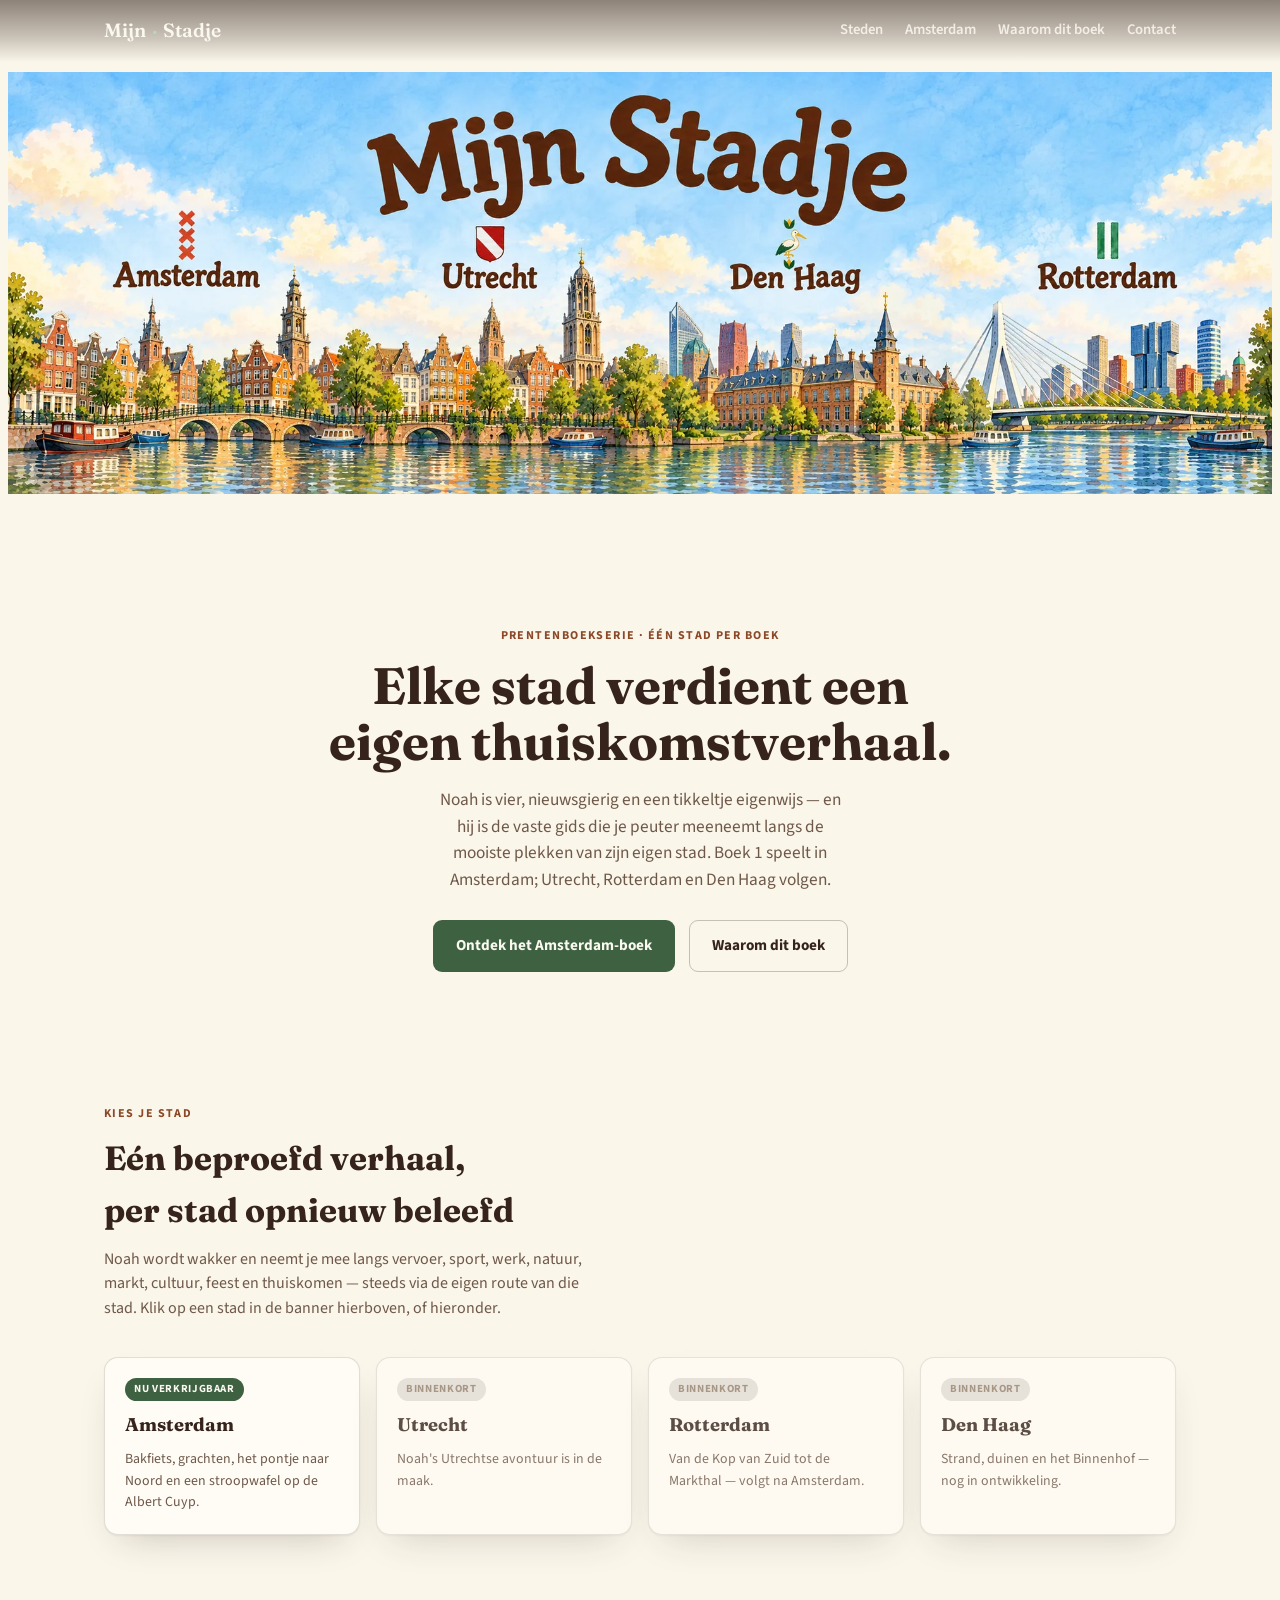
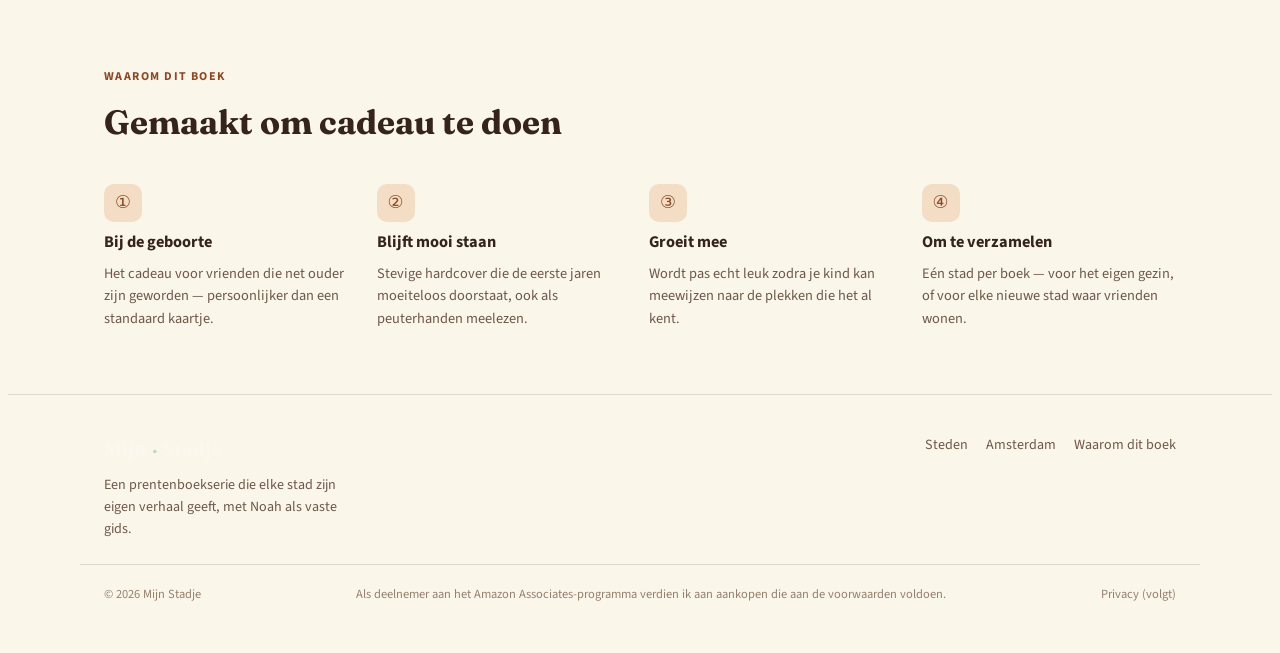
<file: index.html>
<!doctype html>
<html lang="nl">
<head>
<meta charset="utf-8">
<meta name="viewport" content="width=device-width, initial-scale=1">
<title>Mijn Stadje</title>
<link rel="stylesheet" href="assets/style.css">


</head>
<body>
<header class="site">
  <div class="wrap nav-inner">
    <a class="wordmark" href="#top">Mijn<span class="dot">·</span>Stadje</a>
    <nav class="links">
      <a href="#steden">Steden</a>
      <a href="amsterdam.html">Amsterdam</a>
      <a href="#waarom">Waarom dit boek</a>
      <a href="#contact">Contact</a>
    </nav>
  </div>
</header>

<main id="top">
  <section class="masthead">
    <div class="masthead-wrap">
      <img src="assets/masthead-cities.webp" alt="Illustratie van de skylines van Amsterdam, Utrecht, Den Haag en Rotterdam naast elkaar aan het water, met de titel 'Mijn Stadje' erboven en de ooievaar bij Den Haag">
      <a class="masthead-link" style="left:6.45%; top:29.0%; width:11.97%; height:19.34%;" href="amsterdam.html"><span>Naar het Amsterdam-boek</span></a>
      <a class="masthead-link" style="left:31.31%; top:29.7%; width:8.29%; height:18.65%;" href="utrecht.html"><span>Naar het Utrecht-boek (in ontwikkeling)</span></a>
      <a class="masthead-link" style="left:52.71%; top:27.62%; width:8.98%; height:20.72%;" href="denhaag.html"><span>Naar het Den Haag-boek (in ontwikkeling)</span></a>
      <a class="masthead-link" style="left:73.67%; top:29.7%; width:11.05%; height:18.65%;" href="rotterdam.html"><span>Naar het Rotterdam-boek (in ontwikkeling)</span></a>
    </div>
  </section>

  <section class="hero">
    <div class="wrap">
      <span class="eyebrow">Prentenboekserie · één stad per boek</span>
      <h1>Elke stad verdient een eigen thuiskomstverhaal.</h1>
      <p class="lede">Noah is vier, nieuwsgierig en een tikkeltje eigenwijs — en hij is de vaste gids die je peuter meeneemt langs de mooiste plekken van zijn eigen stad. Boek 1 speelt in Amsterdam; Utrecht, Rotterdam en Den Haag volgen.</p>
      <div class="cta-row">
        <a class="btn btn-primary" href="amsterdam.html">Ontdek het Amsterdam-boek</a>
        <a class="btn btn-ghost" href="#waarom">Waarom dit boek</a>
      </div>
    </div>
  </section>

  <section id="steden">
    <div class="wrap">
      <div class="section-head">
        <span class="eyebrow">Kies je stad</span>
        <h2>Eén beproefd verhaal, per stad opnieuw beleefd</h2>
        <p class="lede">Noah wordt wakker en neemt je mee langs vervoer, sport, werk, natuur, markt, cultuur, feest en thuiskomen — steeds via de eigen route van die stad. Klik op een stad in de banner hierboven, of hieronder.</p>
      </div>
      <div class="cities">
        <a class="city-card live" href="amsterdam.html">
          <span class="badge">Nu verkrijgbaar</span>
          <h3>Amsterdam</h3>
          <p>Bakfiets, grachten, het pontje naar Noord en een stroopwafel op de Albert Cuyp.</p>
        </a>
        <a class="city-card soon" href="utrecht.html">
          <span class="badge">Binnenkort</span>
          <h3>Utrecht</h3>
          <p>Noah's Utrechtse avontuur is in de maak.</p>
        </a>
        <a class="city-card soon" href="rotterdam.html">
          <span class="badge">Binnenkort</span>
          <h3>Rotterdam</h3>
          <p>Van de Kop van Zuid tot de Markthal — volgt na Amsterdam.</p>
        </a>
        <a class="city-card soon" href="denhaag.html">
          <span class="badge">Binnenkort</span>
          <h3>Den Haag</h3>
          <p>Strand, duinen en het Binnenhof — nog in ontwikkeling.</p>
        </a>
      </div>
    </div>
  </section>

  <section id="waarom">
    <div class="wrap">
      <div class="section-head">
        <span class="eyebrow">Waarom dit boek</span>
        <h2>Gemaakt om cadeau te doen</h2>
      </div>
      <div class="features">
        <div class="feature">
          <div class="icon">①</div>
          <h3>Bij de geboorte</h3>
          <p>Het cadeau voor vrienden die net ouder zijn geworden — persoonlijker dan een standaard kaartje.</p>
        </div>
        <div class="feature">
          <div class="icon">②</div>
          <h3>Blijft mooi staan</h3>
          <p>Stevige hardcover die de eerste jaren moeiteloos doorstaat, ook als peuterhanden meelezen.</p>
        </div>
        <div class="feature">
          <div class="icon">③</div>
          <h3>Groeit mee</h3>
          <p>Wordt pas echt leuk zodra je kind kan meewijzen naar de plekken die het al kent.</p>
        </div>
        <div class="feature">
          <div class="icon">④</div>
          <h3>Om te verzamelen</h3>
          <p>Eén stad per boek — voor het eigen gezin, of voor elke nieuwe stad waar vrienden wonen.</p>
        </div>
      </div>
    </div>
  </section>
</main>

<footer id="contact">
  <div class="wrap">
    <div>
      <a class="wordmark" href="#top">Mijn<span class="dot">·</span>Stadje</a>
      <p class="brand-blurb" style="margin-top:10px;">Een prentenboekserie die elke stad zijn eigen verhaal geeft, met Noah als vaste gids.</p>
    </div>
    <nav>
      <a href="#steden">Steden</a>
      <a href="amsterdam.html">Amsterdam</a>
      <a href="#waarom">Waarom dit boek</a>
    </nav>
  </div>
  <div class="wrap legal">
    <span>© 2026 Mijn Stadje</span>
    <span>Als deelnemer aan het Amazon Associates-programma verdien ik aan aankopen die aan de voorwaarden voldoen.</span>
    <span>Privacy (volgt)</span>
  </div>
</footer>

</body>
</html>
</file>
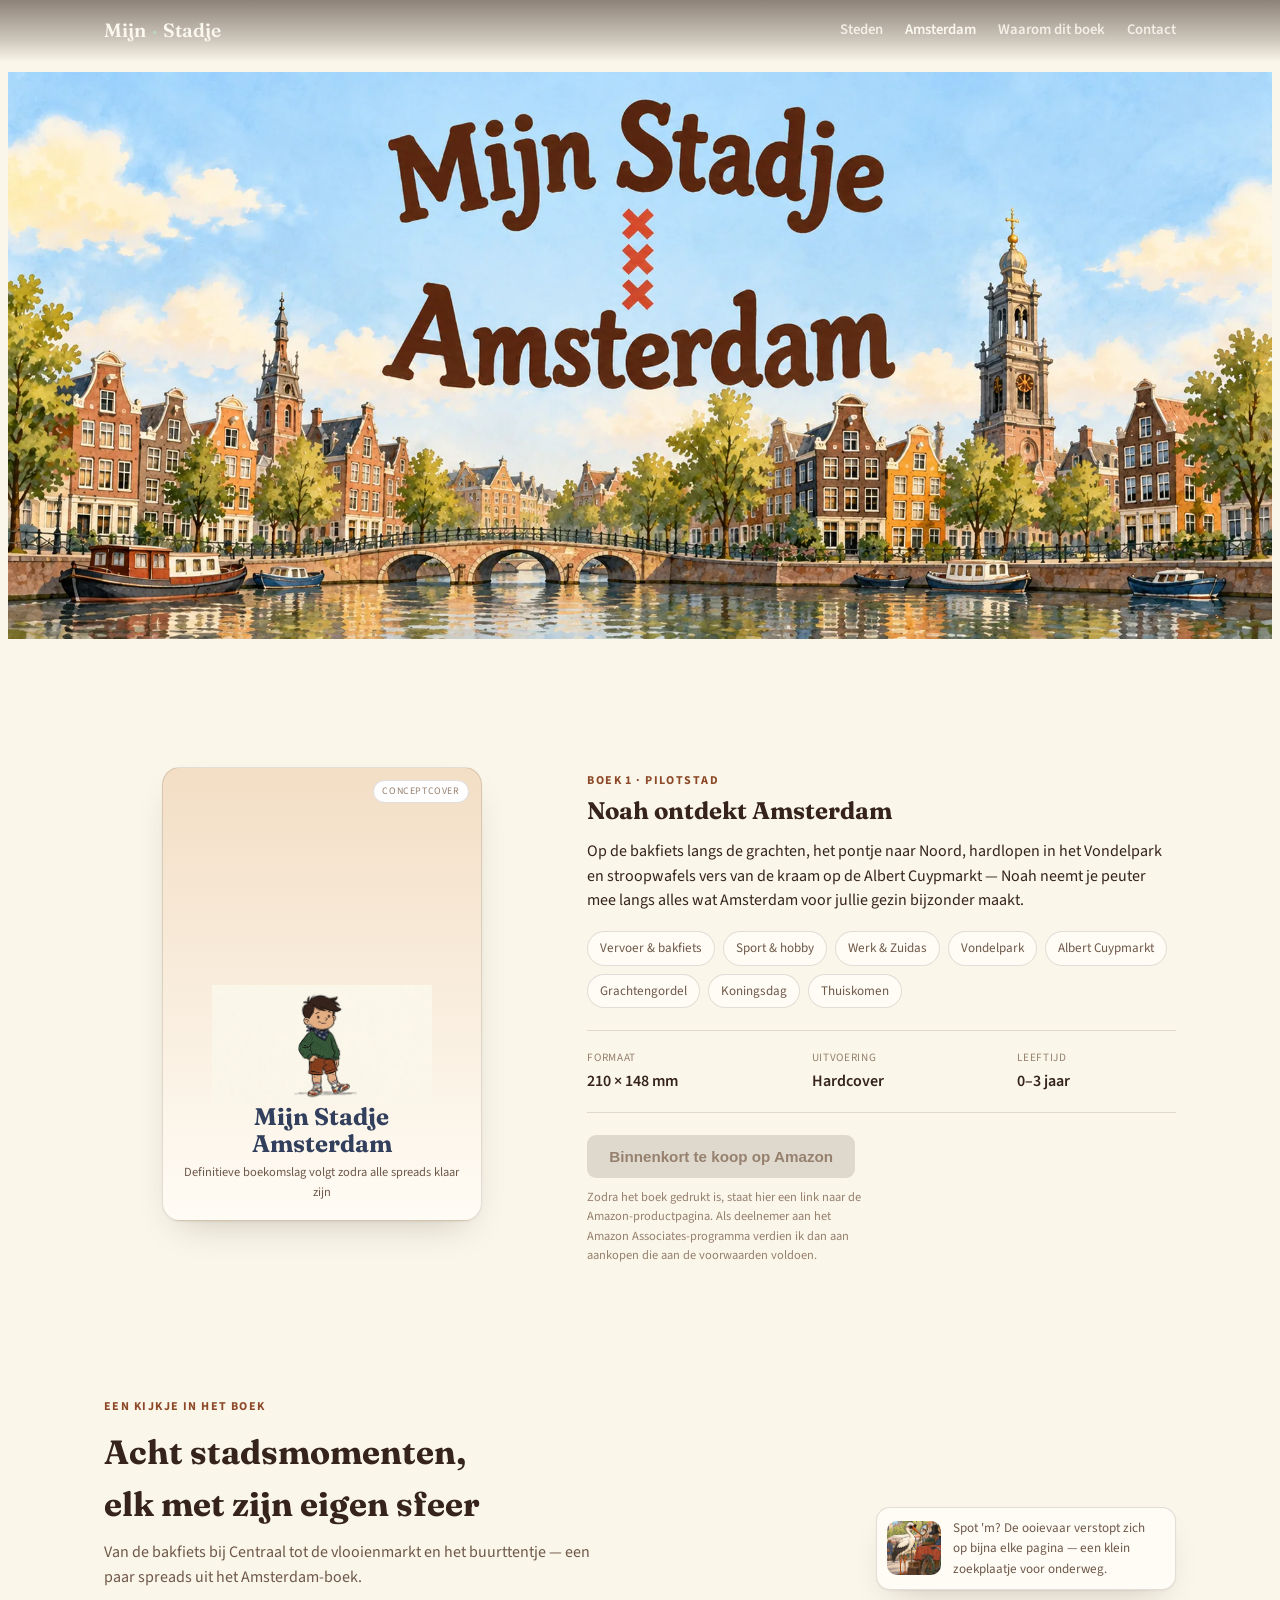
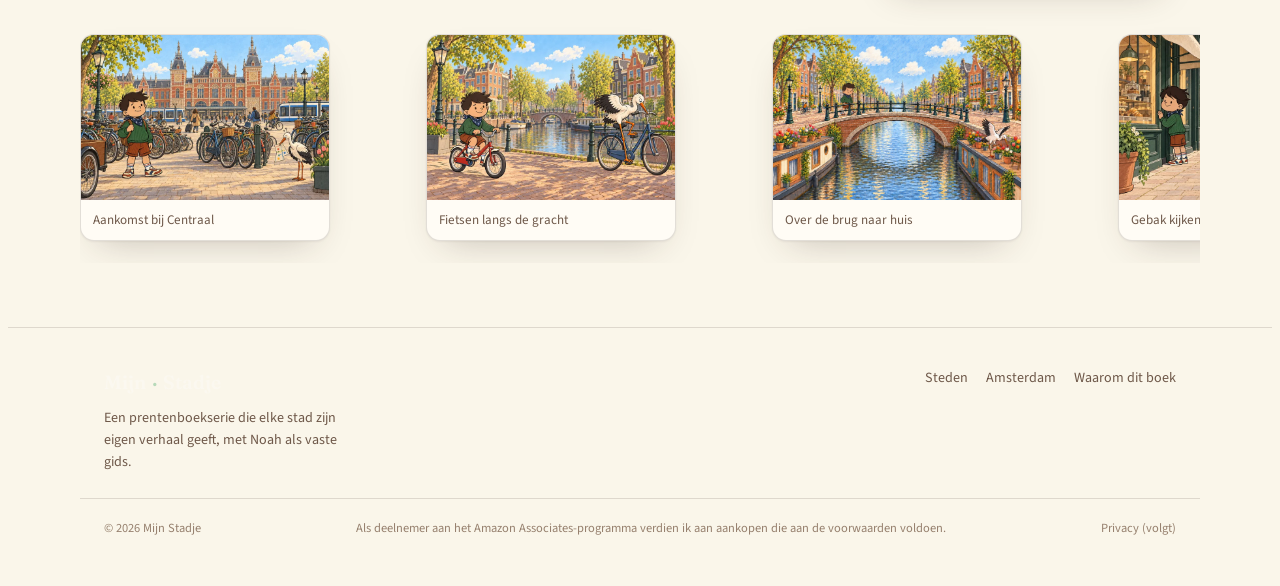
<file: amsterdam.html>
<!doctype html>
<html lang="nl">
<head>
<meta charset="utf-8">
<meta name="viewport" content="width=device-width, initial-scale=1">
<title>Amsterdam · Mijn Stadje</title>
<link rel="stylesheet" href="assets/style.css">


</head>
<body>
<header class="site">
  <div class="wrap nav-inner">
    <a class="wordmark" href="index.html">Mijn<span class="dot">·</span>Stadje</a>
    <nav class="links">
      <a href="index.html#steden">Steden</a>
      <a href="amsterdam.html" class="current">Amsterdam</a>
      <a href="index.html#waarom">Waarom dit boek</a>
      <a href="index.html#contact">Contact</a>
    </nav>
  </div>
</header>

<main>
  <section class="city-masthead">
    <img src="assets/title-amsterdam.webp" alt="Titelillustratie 'Mijn Stadje Amsterdam' boven een tekening van de Amsterdamse grachtengordel met de Munttoren">
  </section>

  <section class="showcase" id="amsterdam">
    <div class="wrap">
      <div class="cover">
        <span class="concept-tag">Conceptcover</span>
        <img src="assets/noah-hero.webp" alt="Noah op de conceptcover van het Amsterdam-boek">
        <p class="cover-title">Mijn Stadje<br>Amsterdam</p>
        <p class="cover-sub">Definitieve boekomslag volgt zodra alle spreads klaar zijn</p>
      </div>
      <div class="details">
        <span class="eyebrow">Boek 1 · Pilotstad</span>
        <h2>Noah ontdekt Amsterdam</h2>
        <p class="lede" style="margin-top:10px;">Op de bakfiets langs de grachten, het pontje naar Noord, hardlopen in het Vondelpark en stroopwafels vers van de kraam op de Albert Cuypmarkt — Noah neemt je peuter mee langs alles wat Amsterdam voor jullie gezin bijzonder maakt.</p>
        <ul class="beats">
          <li>Vervoer &amp; bakfiets</li>
          <li>Sport &amp; hobby</li>
          <li>Werk &amp; Zuidas</li>
          <li>Vondelpark</li>
          <li>Albert Cuypmarkt</li>
          <li>Grachtengordel</li>
          <li>Koningsdag</li>
          <li>Thuiskomen</li>
        </ul>
        <div class="facts">
          <div><div class="f-label">Formaat</div><div class="f-value">210 × 148 mm</div></div>
          <div><div class="f-label">Uitvoering</div><div class="f-value">Hardcover</div></div>
          <div><div class="f-label">Leeftijd</div><div class="f-value">0–3 jaar</div></div>
        </div>
        <button class="btn-disabled" disabled>Binnenkort te koop op Amazon</button>
        <p class="fineprint">Zodra het boek gedrukt is, staat hier een link naar de Amazon-productpagina. Als deelnemer aan het Amazon Associates-programma verdien ik dan aan aankopen die aan de voorwaarden voldoen.</p>
      </div>
    </div>
  </section>

  <section id="kijkje">
    <div class="wrap">
      <div class="section-head-row">
        <div class="section-head" style="margin-bottom:0;">
          <span class="eyebrow">Een kijkje in het boek</span>
          <h2>Acht stadsmomenten, elk met zijn eigen sfeer</h2>
          <p class="lede">Van de bakfiets bij Centraal tot de vlooienmarkt en het buurttentje — een paar spreads uit het Amsterdam-boek.</p>
        </div>
        <div class="stork-tip">
          <img src="assets/stork-mascot.webp" alt="De ooievaar uit Mijn Stadje, met een zonnebril op de vlooienmarkt">
          <p>Spot 'm? De ooievaar verstopt zich op bijna elke pagina — een klein zoekplaatje voor onderweg.</p>
        </div>
      </div>
      <div class="spreads">
        <figure>
          <img src="assets/gallery-centraal.webp" alt="Noah en de ooievaar tussen de geparkeerde fietsen bij Amsterdam Centraal">
          <figcaption>Aankomst bij Centraal</figcaption>
        </figure>
        <figure>
          <img src="assets/gallery-bike.webp" alt="Noah fietst langs de gracht, de ooievaar op een fiets ernaast">
          <figcaption>Fietsen langs de gracht</figcaption>
        </figure>
        <figure>
          <img src="assets/hero-bridge.webp" alt="Noah steekt een Amsterdamse gracht over via een stenen brug, met woonboten, tulpen en een overvliegende ooievaar">
          <figcaption>Over de brug naar huis</figcaption>
        </figure>
        <figure>
          <img src="assets/gallery-cafe.webp" alt="Noah kijkt naar gebak in een etalage, de ooievaar leest de krant op het terras">
          <figcaption>Gebak kijken bij het buurttentje</figcaption>
        </figure>
        <figure>
          <img src="assets/gallery-fleamarket.webp" alt="Noah bekijkt platen op de vlooienmarkt, de ooievaar past hoeden">
          <figcaption>Grasduinen op de vlooienmarkt</figcaption>
        </figure>
        <figure>
          <img src="assets/gallery-chinatown.webp" alt="Noah loopt door een straat met lampionnen, de ooievaar eet onderweg iets lekkers">
          <figcaption>Dim sum happen onderweg</figcaption>
        </figure>
        <figure>
          <img src="assets/gallery-bedroom.webp" alt="Noah wordt wakker terwijl de ooievaar met een baby over de gracht vliegt">
          <figcaption>Thuiskomen</figcaption>
        </figure>
      </div>
    </div>
  </section>
</main>

<footer id="contact">
  <div class="wrap">
    <div>
      <a class="wordmark" href="index.html">Mijn<span class="dot">·</span>Stadje</a>
      <p class="brand-blurb" style="margin-top:10px;">Een prentenboekserie die elke stad zijn eigen verhaal geeft, met Noah als vaste gids.</p>
    </div>
    <nav>
      <a href="index.html#steden">Steden</a>
      <a href="amsterdam.html">Amsterdam</a>
      <a href="index.html#waarom">Waarom dit boek</a>
    </nav>
  </div>
  <div class="wrap legal">
    <span>© 2026 Mijn Stadje</span>
    <span>Als deelnemer aan het Amazon Associates-programma verdien ik aan aankopen die aan de voorwaarden voldoen.</span>
    <span>Privacy (volgt)</span>
  </div>
</footer>

</body>
</html>
</file>
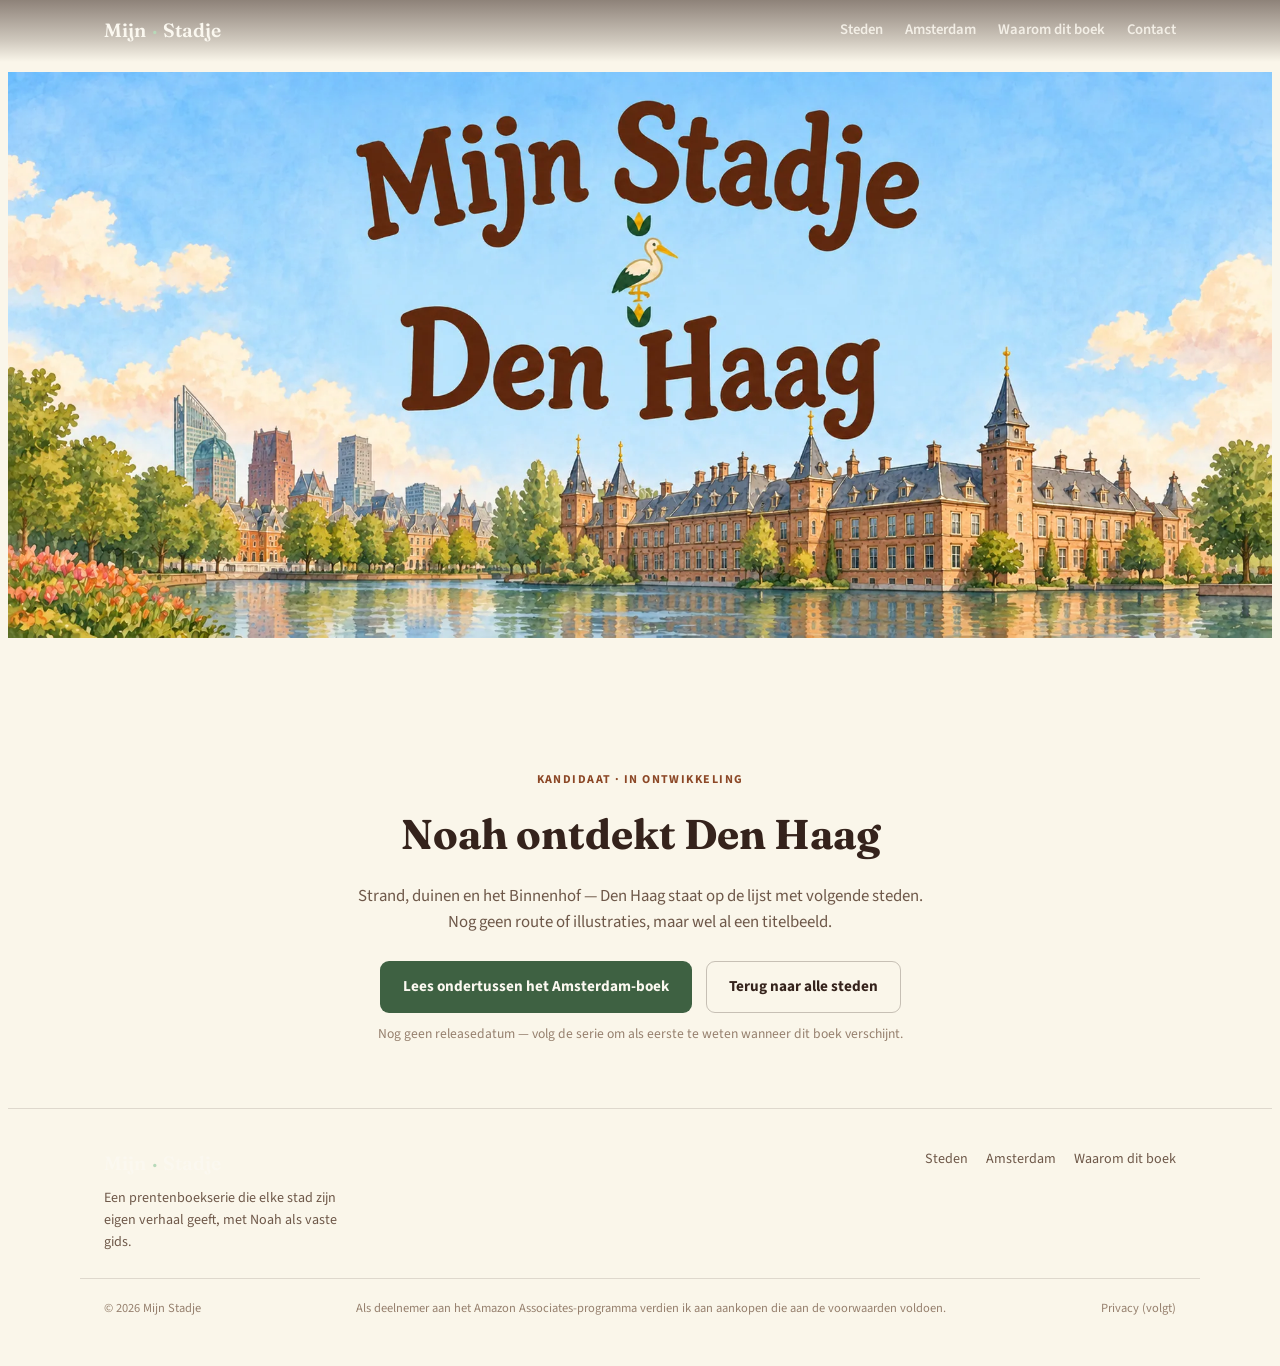
<file: denhaag.html>
<!doctype html>
<html lang="nl">
<head>
<meta charset="utf-8">
<meta name="viewport" content="width=device-width, initial-scale=1">
<title>Den Haag · Mijn Stadje</title>
<link rel="stylesheet" href="assets/style.css">


</head>
<body>
<header class="site">
  <div class="wrap nav-inner">
    <a class="wordmark" href="index.html">Mijn<span class="dot">·</span>Stadje</a>
    <nav class="links">
      <a href="index.html#steden">Steden</a>
      <a href="amsterdam.html">Amsterdam</a>
      <a href="index.html#waarom">Waarom dit boek</a>
      <a href="index.html#contact">Contact</a>
    </nav>
  </div>
</header>

<main>
  <section class="city-masthead">
    <img src="assets/title-denhaag.webp" alt="Titelillustratie 'Mijn Stadje Den Haag' boven een tekening van het Binnenhof aan het water">
  </section>

  <section>
    <div class="wrap soon-panel">
      <span class="eyebrow">Kandidaat · In ontwikkeling</span>
      <h1>Noah ontdekt Den Haag</h1>
      <p class="lede">Strand, duinen en het Binnenhof — Den Haag staat op de lijst met volgende steden. Nog geen route of illustraties, maar wel al een titelbeeld.</p>
      <div class="cta-row">
        <a class="btn btn-primary" href="amsterdam.html">Lees ondertussen het Amsterdam-boek</a>
        <a class="btn btn-ghost" href="index.html#steden">Terug naar alle steden</a>
      </div>
      <p class="soon-note">Nog geen releasedatum — volg de serie om als eerste te weten wanneer dit boek verschijnt.</p>
    </div>
  </section>
</main>

<footer id="contact">
  <div class="wrap">
    <div>
      <a class="wordmark" href="index.html">Mijn<span class="dot">·</span>Stadje</a>
      <p class="brand-blurb" style="margin-top:10px;">Een prentenboekserie die elke stad zijn eigen verhaal geeft, met Noah als vaste gids.</p>
    </div>
    <nav>
      <a href="index.html#steden">Steden</a>
      <a href="amsterdam.html">Amsterdam</a>
      <a href="index.html#waarom">Waarom dit boek</a>
    </nav>
  </div>
  <div class="wrap legal">
    <span>© 2026 Mijn Stadje</span>
    <span>Als deelnemer aan het Amazon Associates-programma verdien ik aan aankopen die aan de voorwaarden voldoen.</span>
    <span>Privacy (volgt)</span>
  </div>
</footer>

</body>
</html>
</file>
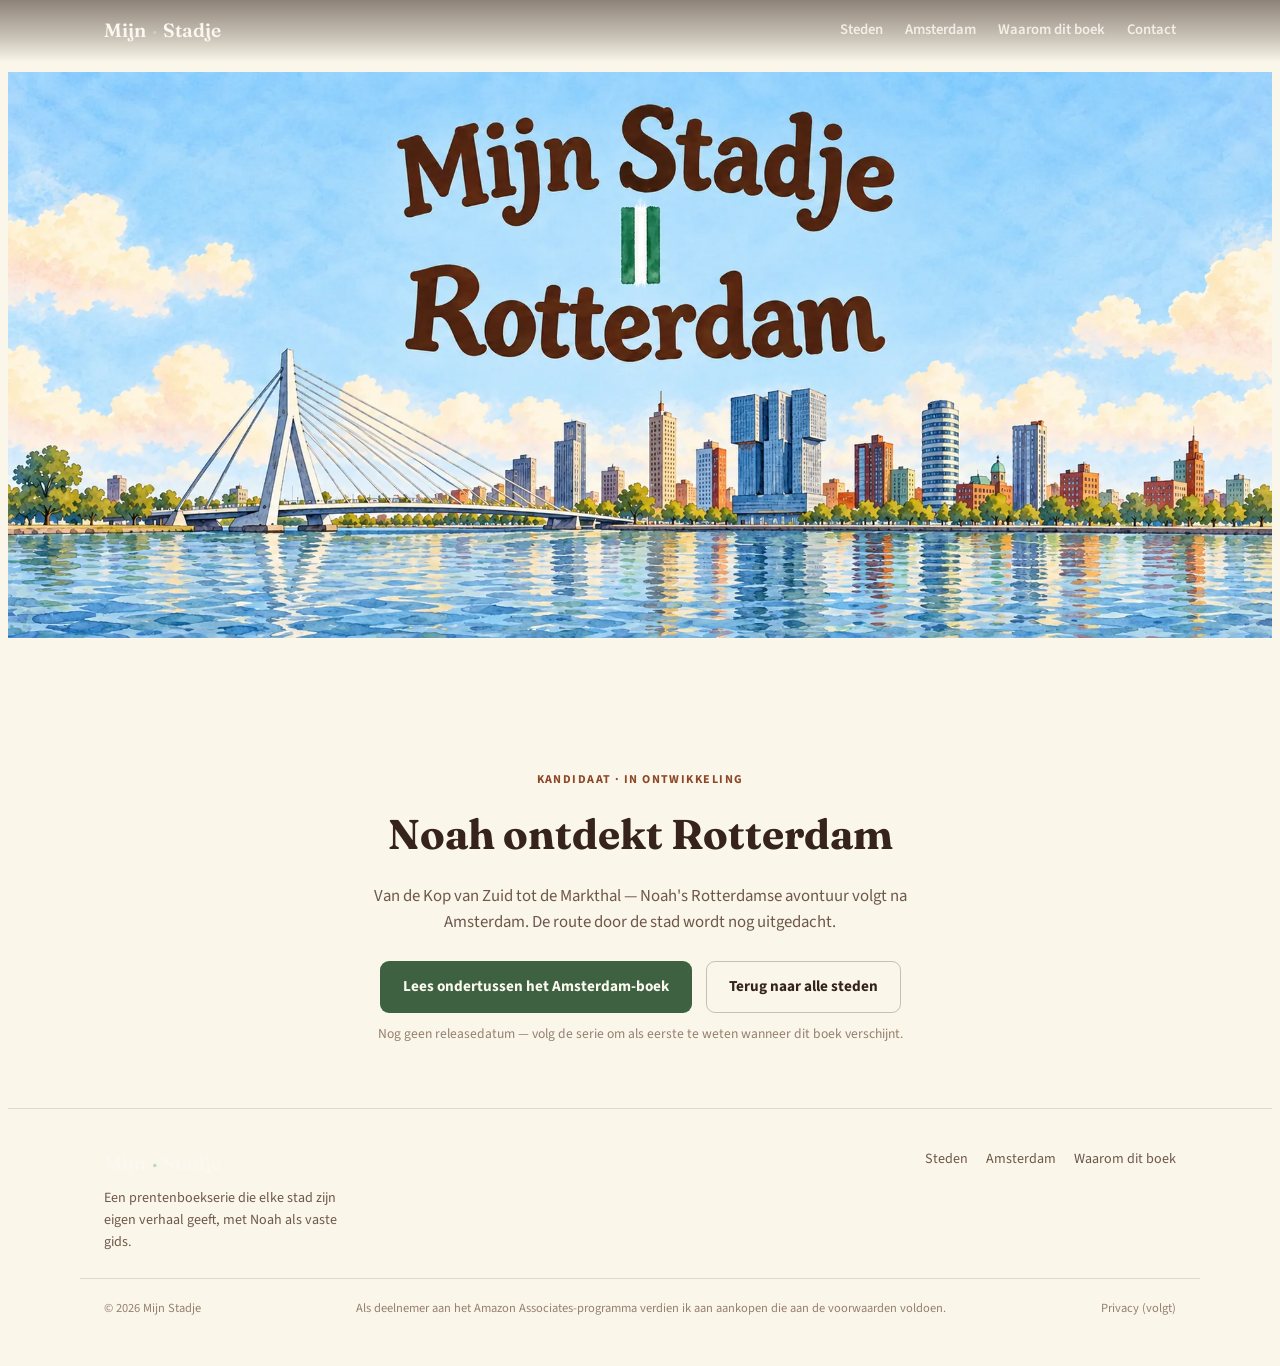
<file: rotterdam.html>
<!doctype html>
<html lang="nl">
<head>
<meta charset="utf-8">
<meta name="viewport" content="width=device-width, initial-scale=1">
<title>Rotterdam · Mijn Stadje</title>
<link rel="stylesheet" href="assets/style.css">


</head>
<body>
<header class="site">
  <div class="wrap nav-inner">
    <a class="wordmark" href="index.html">Mijn<span class="dot">·</span>Stadje</a>
    <nav class="links">
      <a href="index.html#steden">Steden</a>
      <a href="amsterdam.html">Amsterdam</a>
      <a href="index.html#waarom">Waarom dit boek</a>
      <a href="index.html#contact">Contact</a>
    </nav>
  </div>
</header>

<main>
  <section class="city-masthead">
    <img src="assets/title-rotterdam.webp" alt="Titelillustratie 'Mijn Stadje Rotterdam' boven een tekening van de Erasmusbrug en de Rotterdamse skyline">
  </section>

  <section>
    <div class="wrap soon-panel">
      <span class="eyebrow">Kandidaat · In ontwikkeling</span>
      <h1>Noah ontdekt Rotterdam</h1>
      <p class="lede">Van de Kop van Zuid tot de Markthal — Noah's Rotterdamse avontuur volgt na Amsterdam. De route door de stad wordt nog uitgedacht.</p>
      <div class="cta-row">
        <a class="btn btn-primary" href="amsterdam.html">Lees ondertussen het Amsterdam-boek</a>
        <a class="btn btn-ghost" href="index.html#steden">Terug naar alle steden</a>
      </div>
      <p class="soon-note">Nog geen releasedatum — volg de serie om als eerste te weten wanneer dit boek verschijnt.</p>
    </div>
  </section>
</main>

<footer id="contact">
  <div class="wrap">
    <div>
      <a class="wordmark" href="index.html">Mijn<span class="dot">·</span>Stadje</a>
      <p class="brand-blurb" style="margin-top:10px;">Een prentenboekserie die elke stad zijn eigen verhaal geeft, met Noah als vaste gids.</p>
    </div>
    <nav>
      <a href="index.html#steden">Steden</a>
      <a href="amsterdam.html">Amsterdam</a>
      <a href="index.html#waarom">Waarom dit boek</a>
    </nav>
  </div>
  <div class="wrap legal">
    <span>© 2026 Mijn Stadje</span>
    <span>Als deelnemer aan het Amazon Associates-programma verdien ik aan aankopen die aan de voorwaarden voldoen.</span>
    <span>Privacy (volgt)</span>
  </div>
</footer>

</body>
</html>
</file>
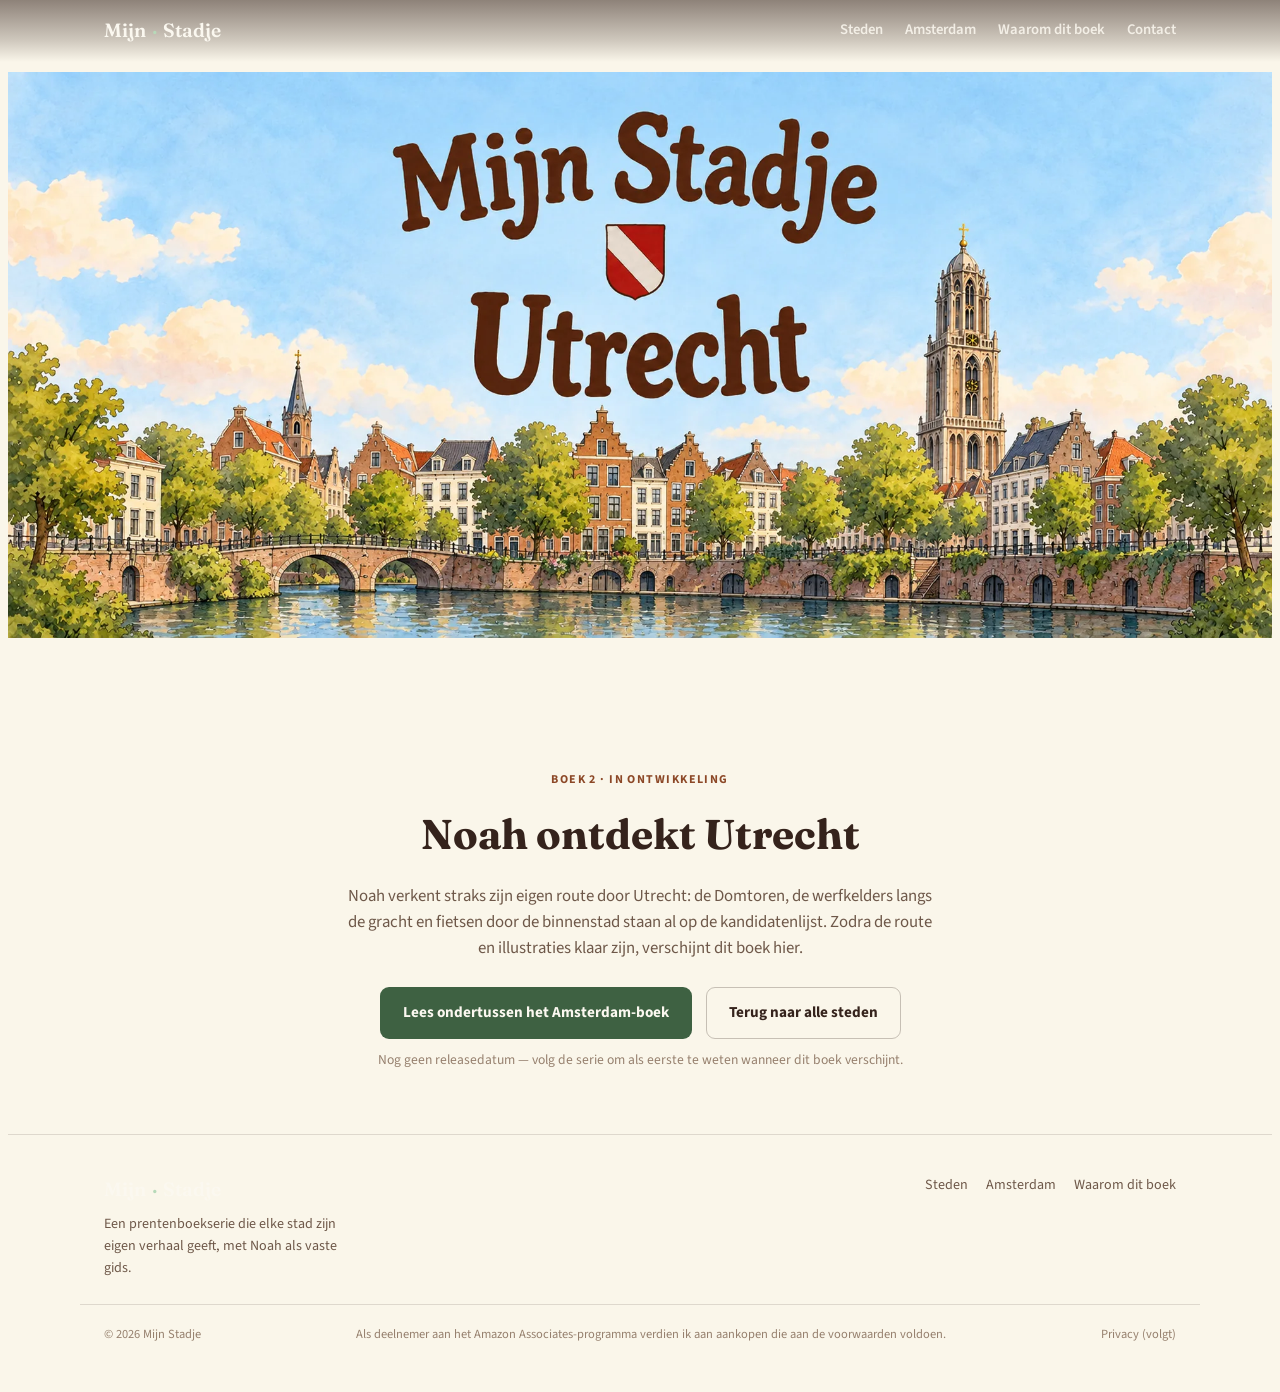
<file: utrecht.html>
<!doctype html>
<html lang="nl">
<head>
<meta charset="utf-8">
<meta name="viewport" content="width=device-width, initial-scale=1">
<title>Utrecht · Mijn Stadje</title>
<link rel="stylesheet" href="assets/style.css">


</head>
<body>
<header class="site">
  <div class="wrap nav-inner">
    <a class="wordmark" href="index.html">Mijn<span class="dot">·</span>Stadje</a>
    <nav class="links">
      <a href="index.html#steden">Steden</a>
      <a href="amsterdam.html">Amsterdam</a>
      <a href="index.html#waarom">Waarom dit boek</a>
      <a href="index.html#contact">Contact</a>
    </nav>
  </div>
</header>

<main>
  <section class="city-masthead">
    <img src="assets/title-utrecht.webp" alt="Titelillustratie 'Mijn Stadje Utrecht' boven een tekening van de Utrechtse werfkelders en de Domtoren">
  </section>

  <section>
    <div class="wrap soon-panel">
      <span class="eyebrow">Boek 2 · In ontwikkeling</span>
      <h1>Noah ontdekt Utrecht</h1>
      <p class="lede">Noah verkent straks zijn eigen route door Utrecht: de Domtoren, de werfkelders langs de gracht en fietsen door de binnenstad staan al op de kandidatenlijst. Zodra de route en illustraties klaar zijn, verschijnt dit boek hier.</p>
      <div class="cta-row">
        <a class="btn btn-primary" href="amsterdam.html">Lees ondertussen het Amsterdam-boek</a>
        <a class="btn btn-ghost" href="index.html#steden">Terug naar alle steden</a>
      </div>
      <p class="soon-note">Nog geen releasedatum — volg de serie om als eerste te weten wanneer dit boek verschijnt.</p>
    </div>
  </section>
</main>

<footer id="contact">
  <div class="wrap">
    <div>
      <a class="wordmark" href="index.html">Mijn<span class="dot">·</span>Stadje</a>
      <p class="brand-blurb" style="margin-top:10px;">Een prentenboekserie die elke stad zijn eigen verhaal geeft, met Noah als vaste gids.</p>
    </div>
    <nav>
      <a href="index.html#steden">Steden</a>
      <a href="amsterdam.html">Amsterdam</a>
      <a href="index.html#waarom">Waarom dit boek</a>
    </nav>
  </div>
  <div class="wrap legal">
    <span>© 2026 Mijn Stadje</span>
    <span>Als deelnemer aan het Amazon Associates-programma verdien ik aan aankopen die aan de voorwaarden voldoen.</span>
    <span>Privacy (volgt)</span>
  </div>
</footer>

</body>
</html>
</file>
<file: assets/style.css>
@import url('https://fonts.googleapis.com/css2?family=Fraunces:opsz,wght@9..144,400;9..144,500;9..144,600;9..144,700&family=Source+Sans+3:wght@400;500;600;700&display=swap');

:root{
  --bg: #FAF6EA;
  --surface: #FFFCF5;
  --surface-raised: #FFFFFF;
  --ink: #35231C;
  --ink-soft: #6E5849;
  --ink-faint: #96806E;
  --line: rgba(53,35,28,0.14);
  --line-strong: rgba(53,35,28,0.26);
  --navy: #32405D;
  --green: #3E6142;
  --rust: #8C4827;
  --peach: #E3AE83;
  --peach-tint: #F3DEC5;
  --shadow: 0 1px 2px rgba(53,35,28,0.06), 0 16px 36px -18px rgba(53,35,28,0.28);
}
@media (prefers-color-scheme: dark){
  :root:not([data-theme="light"]){
    --bg: #1E140F;
    --surface: #281B14;
    --surface-raised: #2F2119;
    --ink: #F3E7D8;
    --ink-soft: #C9AF9A;
    --ink-faint: #93796A;
    --line: rgba(243,231,216,0.14);
    --line-strong: rgba(243,231,216,0.26);
    --navy: #92A8DC;
    --green: #85B387;
    --rust: #E4986C;
    --peach: #E3AE83;
    --peach-tint: #3B2A19;
    --shadow: 0 1px 2px rgba(0,0,0,0.35), 0 16px 36px -18px rgba(0,0,0,0.6);
  }
}
:root[data-theme="dark"]{
  --bg: #1E140F; --surface: #281B14; --surface-raised: #2F2119;
  --ink: #F3E7D8; --ink-soft: #C9AF9A; --ink-faint: #93796A;
  --line: rgba(243,231,216,0.14); --line-strong: rgba(243,231,216,0.26);
  --navy: #92A8DC; --green: #85B387; --rust: #E4986C; --peach: #E3AE83; --peach-tint: #3B2A19;
  --shadow: 0 1px 2px rgba(0,0,0,0.35), 0 16px 36px -18px rgba(0,0,0,0.6);
}

*{ box-sizing: border-box; }
body{
  background: var(--bg);
  color: var(--ink);
  font-family: 'Source Sans 3', ui-sans-serif, system-ui, sans-serif;
  line-height: 1.55;
}
h1,h2,h3{ font-family: 'Fraunces', Georgia, serif; text-wrap: balance; margin: 0; }
p{ margin: 0; }
a{ color: inherit; }
.wrap{ max-width: 1120px; margin: 0 auto; padding-inline: 24px; }
section{ padding-block: 64px; }
@media (max-width: 640px){ section{ padding-block: 44px; } }

.eyebrow{
  font-size: 0.75rem; letter-spacing: 0.12em; text-transform: uppercase;
  color: var(--rust); font-weight: 700;
}

/* ---------- Nav ---------- */
/* Overlays transparently on top of the full-bleed banner that opens every
   page (masthead / city-masthead), so the banner itself touches the very
   top of the browser instead of being pushed down by a solid bar. */
header.site{
  position: absolute; top: 0; left: 0; right: 0; z-index: 20;
  background: linear-gradient(180deg, rgba(53,35,28,0.55) 0%, rgba(53,35,28,0.22) 65%, transparent 100%);
}
.nav-inner{
  display: flex; align-items: center; justify-content: space-between;
  padding-block: 16px;
}
.wordmark{
  font-family: 'Fraunces', serif; font-weight: 600; font-size: 1.2rem;
  display: flex; align-items: baseline; gap: 6px; text-decoration: none; color: #FBF8F0;
}
.wordmark .dot{ color: #B7D9B9; }
nav.links{ display: flex; gap: 22px; font-size: 0.92rem; font-weight: 600; }
nav.links a{ text-decoration: none; color: rgba(251,248,240,0.85); }
nav.links a:hover, nav.links a.current{ color: #FBF8F0; }
@media (max-width: 620px){ nav.links{ display: none; } }

/* ---------- Masthead banner (homepage) ---------- */
.masthead{ line-height: 0; }
.masthead-wrap{ position: relative; }
.masthead-wrap img{
  display: block; width: 100%; height: auto;
}
.masthead-link{
  position: absolute;
  border-radius: 10px;
  text-decoration: none;
  outline-offset: 3px;
  transition: background 0.15s ease, box-shadow 0.15s ease;
}
.masthead-link:hover, .masthead-link:focus-visible{
  background: rgba(255,255,255,0.16);
  box-shadow: inset 0 0 0 1.5px rgba(255,255,255,0.55);
}
@media (prefers-reduced-motion: reduce){ .masthead-link{ transition: none; } }
.masthead-link span{
  position: absolute; width: 1px; height: 1px; padding: 0; margin: -1px;
  overflow: hidden; clip: rect(0,0,0,0); white-space: nowrap; border: 0;
}

/* ---------- City page masthead ---------- */
.city-masthead{ line-height: 0; }
.city-masthead img{ display: block; width: 100%; height: auto; }

/* ---------- Hero ---------- */
.hero .wrap{
  max-width: 720px; text-align: center;
}
.hero h1{
  font-size: clamp(2rem, 1.4rem + 2.6vw, 3.2rem);
  line-height: 1.08;
  margin-block: 12px 18px;
}
.hero .lede{
  font-size: 1.08rem; color: var(--ink-soft); max-width: 46ch; margin: 0 auto 26px;
}
.cta-row{ display: flex; gap: 14px; flex-wrap: wrap; align-items: center; justify-content: center; }
.btn{
  display: inline-flex; align-items: center; gap: 8px;
  padding: 13px 22px; border-radius: 9px; font-weight: 700; font-size: 0.95rem;
  text-decoration: none; border: 1.5px solid transparent; cursor: pointer;
}
.btn-primary{ background: var(--green); color: #FBF8F0; }
.btn-primary:hover{ filter: brightness(1.08); }
.btn-ghost{ color: var(--ink); border-color: var(--line-strong); }
.btn-ghost:hover{ background: var(--surface); }

/* ---------- Section heads ---------- */
.section-head{ max-width: 62ch; margin-bottom: 36px; }
.section-head h2{ font-size: clamp(1.5rem, 1.2rem + 1.2vw, 2.1rem); margin-top: 8px; }
.section-head .lede{ color: var(--ink-soft); margin-top: 10px; }

/* ---------- City chooser ---------- */
.cities{
  display: grid; grid-template-columns: repeat(4, 1fr); gap: 16px;
}
@media (max-width: 900px){ .cities{ grid-template-columns: 1fr 1fr; } }
@media (max-width: 480px){ .cities{ grid-template-columns: 1fr; } }
.city-card{
  background: var(--surface);
  border: 1px solid var(--line);
  border-radius: 14px;
  padding: 20px;
  display: flex; flex-direction: column; gap: 10px;
  min-height: 168px;
  text-decoration: none;
  color: inherit;
  box-shadow: var(--shadow);
  transition: transform 0.15s ease;
}
.city-card:hover{ transform: translateY(-3px); }
.city-card.soon{ opacity: 0.8; }
.city-card .badge{
  align-self: flex-start;
  font-size: 0.68rem; font-weight: 700; letter-spacing: 0.06em; text-transform: uppercase;
  padding: 3px 9px; border-radius: 999px;
}
.city-card.live .badge{ background: var(--green); color: #FBF8F0; }
.city-card.soon .badge{ background: var(--line); color: var(--ink-faint); }
.city-card h3{ font-size: 1.15rem; }
.city-card p{ font-size: 0.87rem; color: var(--ink-soft); }
@media (prefers-reduced-motion: reduce){ .city-card{ transition: none; } }

/* ---------- Kijkje in het boek ---------- */
.section-head-row{
  display: flex; justify-content: space-between; align-items: flex-end;
  gap: 24px; flex-wrap: wrap; margin-bottom: 28px;
}
.stork-tip{
  display: flex; align-items: center; gap: 12px;
  max-width: 300px;
  background: var(--surface); border: 1px solid var(--line);
  border-radius: 14px; padding: 10px 14px 10px 10px;
  box-shadow: var(--shadow);
}
.stork-tip img{
  width: 54px; height: 54px; border-radius: 10px; object-fit: cover; flex: none;
}
.stork-tip p{ font-size: 0.82rem; color: var(--ink-soft); }
.spreads{
  display: flex; gap: 16px; overflow-x: auto;
  scroll-snap-type: x proximity;
  padding-bottom: 6px; margin: 0 -24px; padding-inline: 24px;
}
.spreads figure{
  flex: 0 0 250px; scroll-snap-align: start;
  background: var(--surface); border: 1px solid var(--line);
  border-radius: 14px; overflow: hidden; box-shadow: var(--shadow);
}
.spreads img{ width: 100%; aspect-ratio: 760/506; object-fit: cover; display: block; }
.spreads figcaption{ font-size: 0.82rem; color: var(--ink-soft); padding: 10px 12px; }

/* ---------- Amsterdam showcase ---------- */
.showcase .wrap{
  display: grid; grid-template-columns: 0.85fr 1.15fr; gap: 48px; align-items: start;
}
@media (max-width: 820px){ .showcase .wrap{ grid-template-columns: 1fr; } }

.cover{
  position: relative;
  background: linear-gradient(180deg, var(--peach-tint), var(--surface));
  border: 1px solid var(--line);
  border-radius: 18px;
  aspect-ratio: 148 / 210;
  max-width: 320px;
  margin-inline: auto;
  box-shadow: var(--shadow);
  display: flex; flex-direction: column; align-items: center; justify-content: flex-end;
  overflow: hidden;
  padding: 18px;
}
.cover .cover-title{
  font-family: 'Fraunces', serif; font-weight: 700; text-align: center;
  font-size: 1.5rem; color: var(--navy); line-height: 1.1;
}
.cover .cover-sub{
  font-size: 0.78rem; color: var(--ink-soft); text-align: center; margin-top: 6px;
}
.cover img{ width: 78%; margin-top: 14px; }
.cover .concept-tag{
  position: absolute; top: 12px; right: 12px;
  font-size: 0.62rem; letter-spacing: 0.06em; text-transform: uppercase;
  background: var(--surface-raised); border: 1px solid var(--line);
  color: var(--ink-faint); padding: 3px 8px; border-radius: 999px;
}

.beats{
  display: flex; flex-wrap: wrap; gap: 8px; margin: 18px 0 22px;
  list-style: none; padding: 0;
}
.beats li{
  font-size: 0.82rem; background: var(--surface); border: 1px solid var(--line);
  padding: 6px 12px; border-radius: 999px; color: var(--ink-soft);
}

.facts{
  display: grid; grid-template-columns: repeat(3, auto); gap: 18px 28px;
  margin: 22px 0; padding: 18px 0; border-top: 1px solid var(--line); border-bottom: 1px solid var(--line);
}
@media (max-width: 480px){ .facts{ grid-template-columns: 1fr 1fr; } }
.facts .f-label{ font-size: 0.7rem; text-transform: uppercase; letter-spacing: 0.06em; color: var(--ink-faint); }
.facts .f-value{ font-weight: 600; margin-top: 3px; font-variant-numeric: tabular-nums; }

.btn-disabled{
  background: var(--line); color: var(--ink-faint); cursor: not-allowed;
  padding: 13px 22px; border-radius: 9px; font-weight: 700; font-size: 0.95rem;
  display: inline-flex; align-items: center; gap: 8px; border: none;
}
.fineprint{ font-size: 0.78rem; color: var(--ink-faint); margin-top: 10px; max-width: 48ch; }

/* ---------- In ontwikkeling (Utrecht/Rotterdam/Den Haag) ---------- */
.soon-panel{ max-width: 640px; margin-inline: auto; text-align: center; }
.soon-panel h1{ font-size: clamp(1.8rem, 1.3rem + 2vw, 2.6rem); margin-block: 12px 16px; }
.soon-panel .lede{ font-size: 1.05rem; color: var(--ink-soft); margin-bottom: 26px; }
.soon-panel .cta-row{ margin-bottom: 10px; }
.soon-note{ font-size: 0.85rem; color: var(--ink-faint); }

/* ---------- Features ---------- */
.features{ display: grid; grid-template-columns: repeat(4, 1fr); gap: 18px; }
@media (max-width: 900px){ .features{ grid-template-columns: 1fr 1fr; } }
@media (max-width: 480px){ .features{ grid-template-columns: 1fr; } }
.feature{ display: flex; flex-direction: column; gap: 8px; }
.feature .icon{
  width: 38px; height: 38px; border-radius: 10px;
  background: var(--peach-tint); color: var(--rust);
  display: flex; align-items: center; justify-content: center;
  font-size: 1.1rem;
}
.feature h3{ font-size: 1.02rem; font-family: 'Source Sans 3', sans-serif; font-weight: 700; }
.feature p{ font-size: 0.9rem; color: var(--ink-soft); }

/* ---------- Footer ---------- */
footer{
  border-top: 1px solid var(--line);
  padding-block: 40px;
}
footer .wrap{
  display: flex; flex-wrap: wrap; justify-content: space-between; gap: 24px;
}
footer .brand-blurb{ max-width: 34ch; font-size: 0.88rem; color: var(--ink-soft); }
footer nav{ display: flex; gap: 18px; font-size: 0.88rem; }
footer nav a{ text-decoration: none; color: var(--ink-soft); }
footer .legal{
  margin-top: 24px; padding-top: 20px; border-top: 1px solid var(--line);
  font-size: 0.78rem; color: var(--ink-faint); display: flex; flex-wrap: wrap; gap: 8px 18px;
}
</file>
